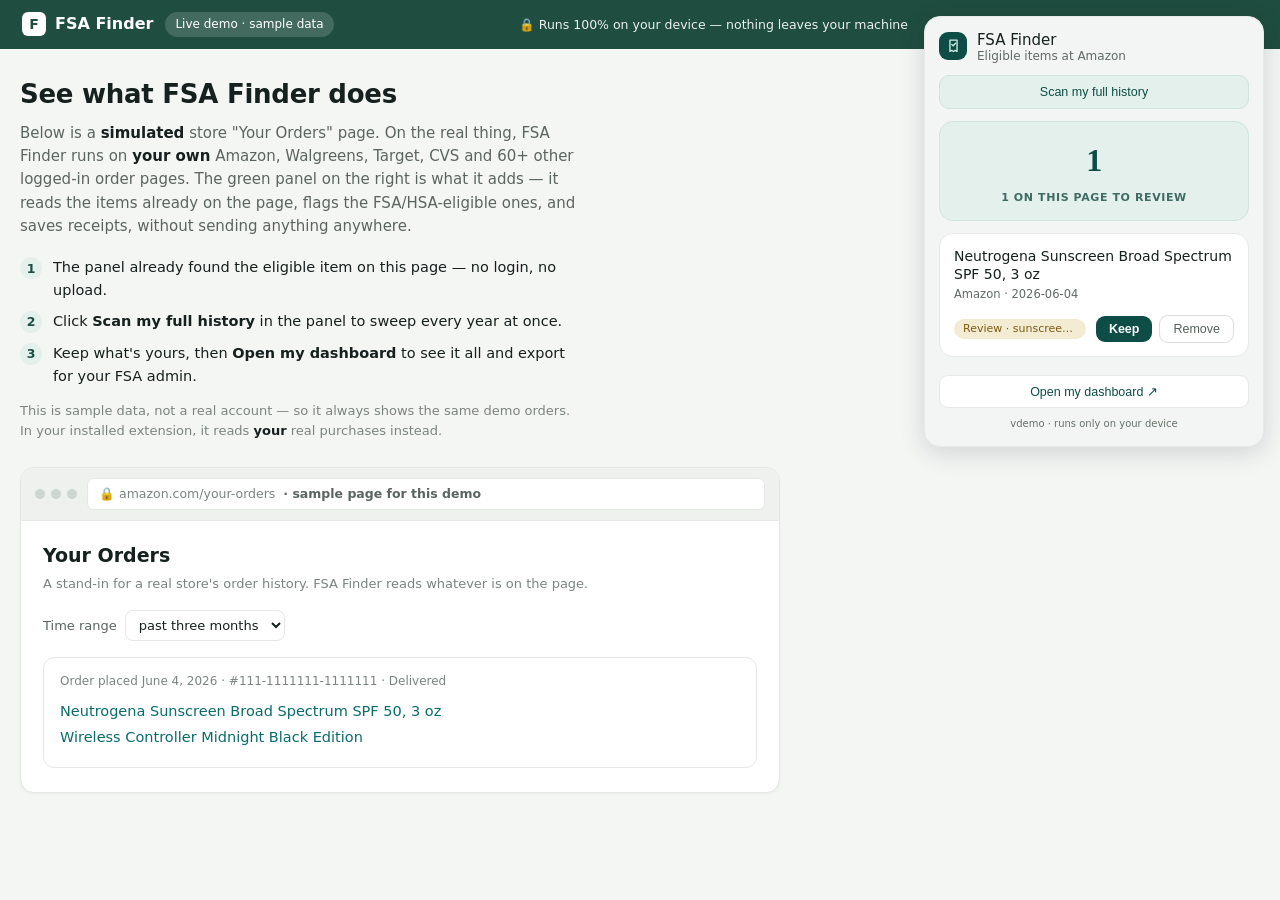
<file: index.html>
<!doctype html>
<html lang="en">
  <head>
    <meta charset="UTF-8" />
    <meta name="viewport" content="width=device-width, initial-scale=1.0" />
    <title>FSA Finder — live demo</title>
    <style>
      :root {
        --ink: #16201e; --soft: #5b6560; --faint: #7b847f;
        --line: #e5e8e5; --bg: #f4f6f4; --card: #fff;
        --brand: #1f4d3f; --brandsoft: #e4f0ec; --link: #0a6b6b;
      }
      * { box-sizing: border-box; }
      body { font-family: -apple-system, "Segoe UI", system-ui, sans-serif; margin: 0; background: var(--bg); color: var(--ink); line-height: 1.55; }

      /* top bar — pad the right so the floating panel never covers the privacy line */
      .topbar { background: var(--brand); color: #fff; padding: 12px 22px; display: flex; align-items: center; gap: 12px; flex-wrap: wrap; }
      @media (min-width: 1080px) { .topbar { padding-right: 372px; } }
      .topbar .logo { display: flex; align-items: center; gap: 9px; font-weight: 700; font-size: 16px; }
      .topbar .mk { width: 24px; height: 24px; border-radius: 6px; background: #fff; display: inline-flex; align-items: center; justify-content: center; color: var(--brand); font-size: 14px; font-weight: 800; }
      .topbar .tag { font-size: 12px; background: rgba(255, 255, 255, 0.16); padding: 3px 10px; border-radius: 999px; }
      .topbar .spacer { flex: 1; }
      .topbar .priv { font-size: 12.5px; opacity: 0.92; }

      /* intro — kept narrow so it never sits under the floating panel */
      .intro { max-width: 560px; margin: 30px 20px 0; padding: 0; }
      .intro h1 { font-size: 26px; line-height: 1.2; margin: 0 0 12px; letter-spacing: -0.01em; }
      .intro p { font-size: 15px; color: var(--soft); margin: 0 0 12px; }
      .intro b { color: var(--ink); }
      .steps { display: flex; flex-direction: column; gap: 9px; margin: 18px 0 4px; padding: 0; list-style: none; }
      .steps li { display: flex; gap: 11px; align-items: flex-start; font-size: 14.5px; }
      .steps .n { flex: none; width: 22px; height: 22px; border-radius: 999px; background: var(--brandsoft); color: var(--brand); font-size: 12.5px; font-weight: 700; display: inline-flex; align-items: center; justify-content: center; margin-top: 1px; }
      .arrow { display: inline-block; }

      /* the simulated store page */
      .stage { max-width: 760px; margin: 26px 20px 60px; }
      .frame { background: var(--card); border: 1px solid var(--line); border-radius: 14px; overflow: hidden; box-shadow: 0 1px 3px rgba(20, 40, 35, 0.05); }
      .chrome { display: flex; align-items: center; gap: 10px; padding: 10px 14px; background: #eef1ee; border-bottom: 1px solid var(--line); }
      .dots { display: flex; gap: 6px; }
      .dots span { width: 10px; height: 10px; border-radius: 999px; background: #cfd6d1; }
      .addr { flex: 1; font-size: 12.5px; color: var(--faint); background: #fff; border: 1px solid var(--line); border-radius: 7px; padding: 5px 11px; }
      .addr b { color: var(--soft); font-weight: 600; }
      .store { padding: 20px 22px 24px; }
      .store h2 { margin: 0 0 4px; font-size: 19px; }
      .sub { font-size: 13px; color: var(--faint); margin: 0 0 16px; }
      .tf { display: inline-flex; align-items: center; gap: 8px; font-size: 13px; color: var(--soft); margin-bottom: 16px; }
      .tf select { font-family: inherit; font-size: 13px; color: var(--ink); background: #fff; border: 1px solid var(--line); border-radius: 8px; padding: 6px 9px; cursor: pointer; }

      /* order cards (rendered by harness.ts) */
      .order-card { border: 1px solid var(--line); border-radius: 11px; padding: 14px 16px; margin-bottom: 12px; }
      .order-card:last-child { margin-bottom: 0; }
      .order-card .hd { color: var(--faint); font-size: 12px; margin-bottom: 9px; }
      .order-card a { color: var(--link); text-decoration: none; display: block; margin: 4px 0; font-size: 14.5px; }
      .order-card a:hover { text-decoration: underline; }

      @media (max-width: 720px) {
        .intro, .stage { margin-left: 16px; margin-right: 16px; }
        .intro h1 { font-size: 22px; }
      }
    </style>
    <script type="module" crossorigin src="./assets/harness-B9rxsBmo.js"></script>
    <link rel="modulepreload" crossorigin href="./assets/chromeStub-BQyHGCqT.js">
    <link rel="modulepreload" crossorigin href="./assets/stores-Te52y65r.js">
  </head>
  <body>
    <div class="topbar">
      <span class="logo"><span class="mk">F</span> FSA Finder</span>
      <span class="tag">Live demo · sample data</span>
      <span class="spacer"></span>
      <span class="priv">🔒 Runs 100% on your device — nothing leaves your machine</span>
    </div>

    <div class="intro">
      <h1>See what FSA Finder does</h1>
      <p>
        Below is a <b>simulated</b> store "Your Orders" page. On the real thing, FSA Finder runs on
        <b>your own</b> Amazon, Walgreens, Target, CVS and 60+ other logged-in order pages. The green
        panel on the right is what it adds — it reads the items already on the page, flags the
        FSA/HSA-eligible ones, and saves receipts, without sending anything anywhere.
      </p>
      <ul class="steps">
        <li><span class="n">1</span><span>The panel already found the eligible item on this page — no login, no upload.</span></li>
        <li><span class="n">2</span><span>Click <b>Scan my full history</b> in the panel to sweep every year at once.</span></li>
        <li><span class="n">3</span><span>Keep what's yours, then <b>Open my dashboard</b> to see it all and export for your FSA admin.</span></li>
      </ul>
      <p style="font-size: 13px; color: var(--faint); margin-top: 14px;">
        This is sample data, not a real account — so it always shows the same demo orders. In your
        installed extension, it reads <b>your</b> real purchases instead.
      </p>
    </div>

    <div class="stage">
      <div class="frame">
        <div class="chrome">
          <div class="dots"><span></span><span></span><span></span></div>
          <div class="addr">🔒 amazon.com/your-orders &nbsp;<b>· sample page for this demo</b></div>
        </div>
        <div class="store">
          <h2>Your Orders</h2>
          <p class="sub">A stand-in for a real store's order history. FSA Finder reads whatever is on the page.</p>
          <label class="tf">Time range
            <select id="time-filter" name="timeFilter">
              <option value="months-3">past three months</option>
              <option value="year-2026">2026</option>
              <option value="year-2025">2025</option>
              <option value="year-2024">2024</option>
            </select>
          </label>
          <div id="orders"></div>
        </div>
      </div>
    </div>

  </body>
</html>
</file>
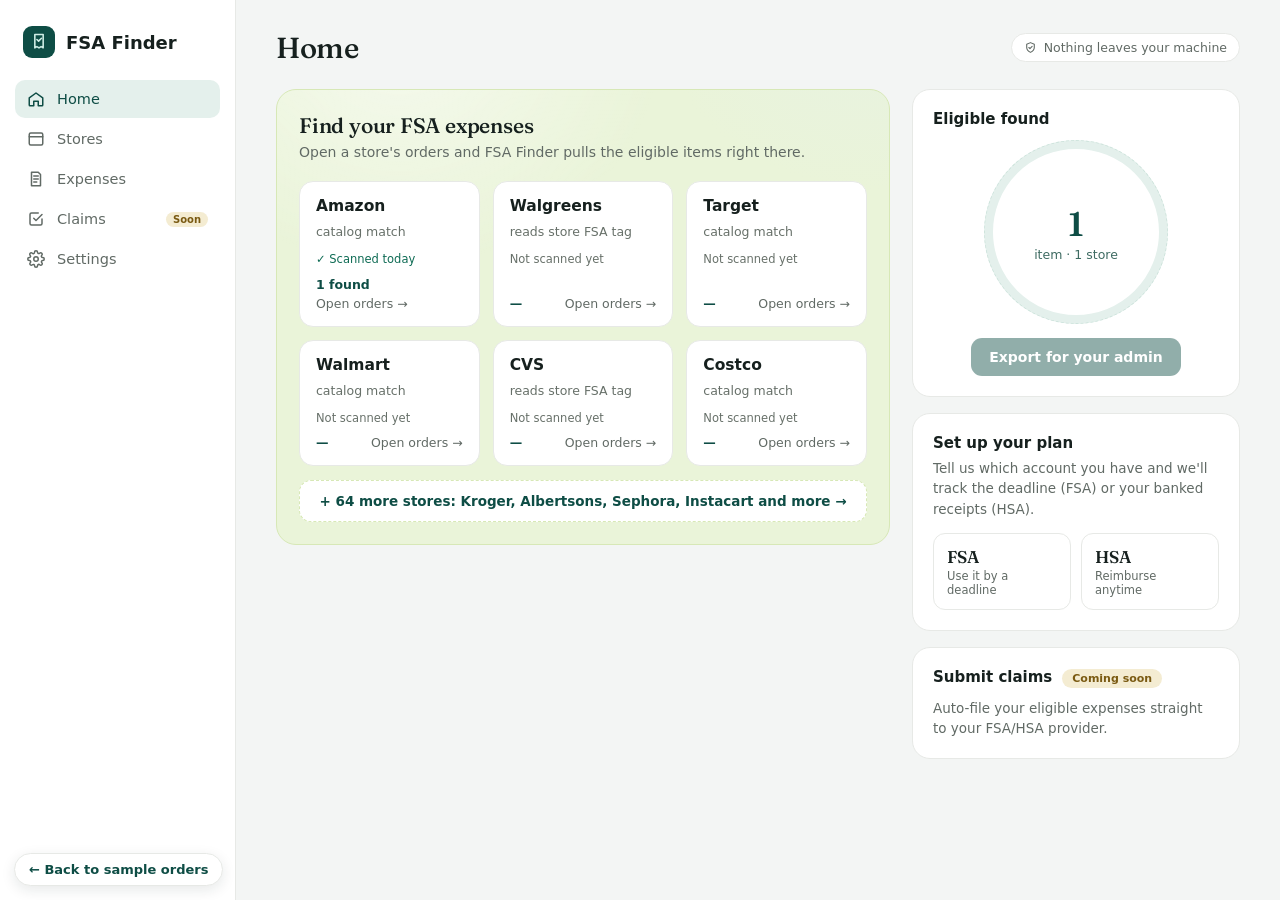
<file: dashboard-demo.html>
<!doctype html>
<html lang="en">
  <head>
    <meta charset="UTF-8" />
    <meta name="viewport" content="width=device-width, initial-scale=1.0" />
    <title>FSA Finder — dashboard demo</title>
    <script type="module" crossorigin src="./assets/dashboardDemo-BflhrIGT.js"></script>
    <link rel="modulepreload" crossorigin href="./assets/chromeStub-BQyHGCqT.js">
    <link rel="stylesheet" crossorigin href="./assets/dashboardDemo-DQH9Icuc.css">
  </head>
  <body style="margin: 0">
    <a href="./index.html"
       style="position:fixed;bottom:14px;left:14px;z-index:99;font-family:-apple-system,system-ui,sans-serif;font-size:13px;font-weight:600;color:#0E4D45;background:#fff;border:1px solid #E7E9E6;border-radius:999px;padding:8px 14px;text-decoration:none;box-shadow:0 4px 14px rgba(20,40,35,.1)">← Back to sample orders</a>
    <div id="root"></div>
  </body>
</html>
</file>
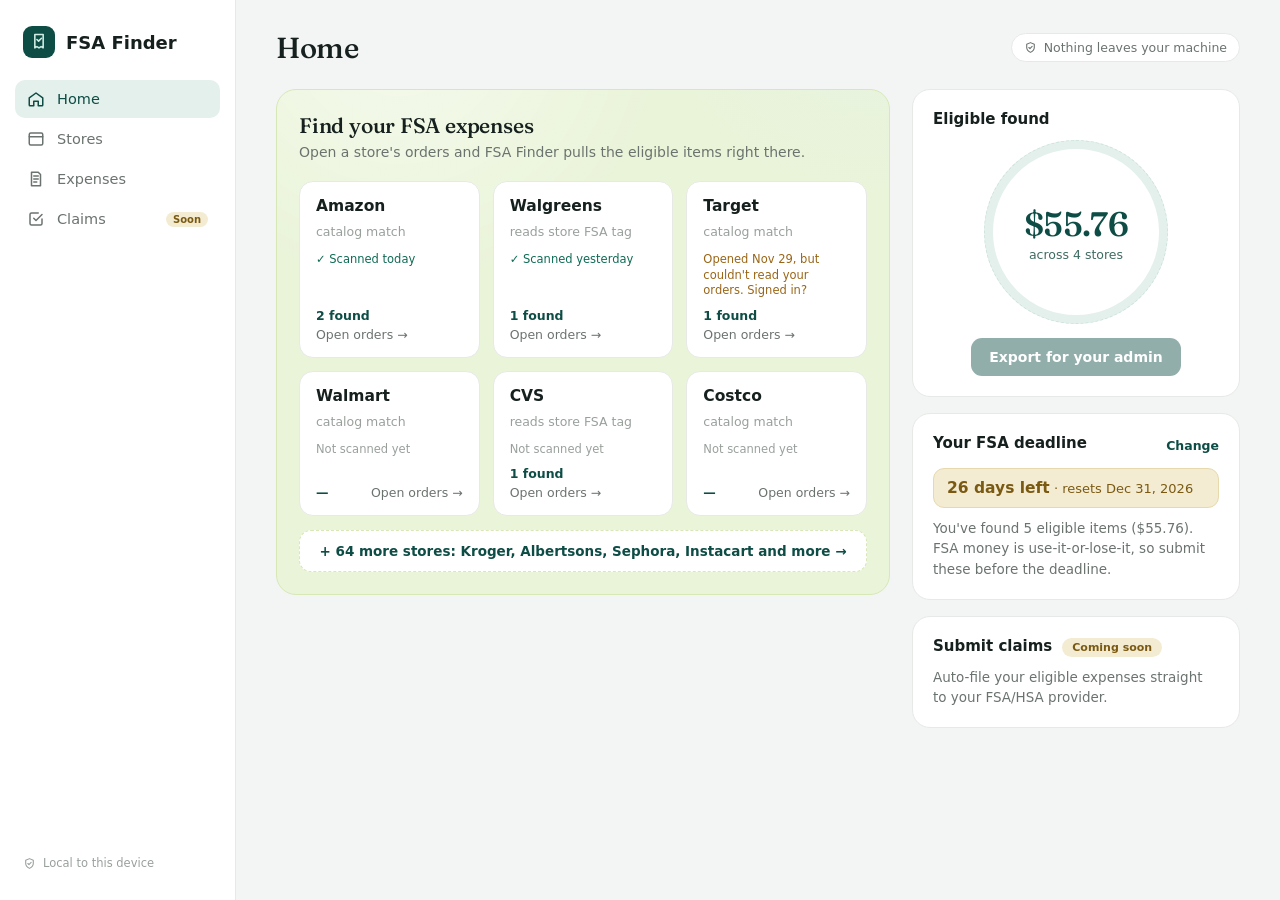
<file: dashboard.html>
<!doctype html>
<html lang="en">
  <head>
    <meta charset="UTF-8" />
    <meta name="viewport" content="width=device-width, initial-scale=1.0" />
    <title>FSA Finder</title>
    <script type="module" crossorigin src="/assets/dashboard-CX0KtpE4.js"></script>
    <link rel="modulepreload" crossorigin href="/assets/stores-B29kfqZb.js">
    <link rel="stylesheet" crossorigin href="/assets/dashboard-D9Xy8W6n.css">
  </head>
  <body style="margin: 0">
    <div id="root"></div>
  </body>
</html>
</file>
<file: assets/dashboardDemo-DQH9Icuc.css>
@font-face{font-family:Fraunces Variable;font-style:normal;font-display:swap;font-weight:100 900;src:url(./fraunces-vietnamese-wght-normal-CnvboYUG.woff2) format("woff2-variations");unicode-range:U+0102-0103,U+0110-0111,U+0128-0129,U+0168-0169,U+01A0-01A1,U+01AF-01B0,U+0300-0301,U+0303-0304,U+0308-0309,U+0323,U+0329,U+1EA0-1EF9,U+20AB}@font-face{font-family:Fraunces Variable;font-style:normal;font-display:swap;font-weight:100 900;src:url(./fraunces-latin-ext-wght-normal-Ca2vKHc0.woff2) format("woff2-variations");unicode-range:U+0100-02BA,U+02BD-02C5,U+02C7-02CC,U+02CE-02D7,U+02DD-02FF,U+0304,U+0308,U+0329,U+1D00-1DBF,U+1E00-1E9F,U+1EF2-1EFF,U+2020,U+20A0-20AB,U+20AD-20C0,U+2113,U+2C60-2C7F,U+A720-A7FF}@font-face{font-family:Fraunces Variable;font-style:normal;font-display:swap;font-weight:100 900;src:url(./fraunces-latin-wght-normal-ukD16Tqj.woff2) format("woff2-variations");unicode-range:U+0000-00FF,U+0131,U+0152-0153,U+02BB-02BC,U+02C6,U+02DA,U+02DC,U+0304,U+0308,U+0329,U+2000-206F,U+20AC,U+2122,U+2191,U+2193,U+2212,U+2215,U+FEFF,U+FFFD}
</file>
<file: assets/dashboard-D9Xy8W6n.css>
@font-face{font-family:Fraunces Variable;font-style:normal;font-display:swap;font-weight:100 900;src:url(/assets/fraunces-vietnamese-wght-normal-CnvboYUG.woff2) format("woff2-variations");unicode-range:U+0102-0103,U+0110-0111,U+0128-0129,U+0168-0169,U+01A0-01A1,U+01AF-01B0,U+0300-0301,U+0303-0304,U+0308-0309,U+0323,U+0329,U+1EA0-1EF9,U+20AB}@font-face{font-family:Fraunces Variable;font-style:normal;font-display:swap;font-weight:100 900;src:url(/assets/fraunces-latin-ext-wght-normal-Ca2vKHc0.woff2) format("woff2-variations");unicode-range:U+0100-02BA,U+02BD-02C5,U+02C7-02CC,U+02CE-02D7,U+02DD-02FF,U+0304,U+0308,U+0329,U+1D00-1DBF,U+1E00-1E9F,U+1EF2-1EFF,U+2020,U+20A0-20AB,U+20AD-20C0,U+2113,U+2C60-2C7F,U+A720-A7FF}@font-face{font-family:Fraunces Variable;font-style:normal;font-display:swap;font-weight:100 900;src:url(/assets/fraunces-latin-wght-normal-ukD16Tqj.woff2) format("woff2-variations");unicode-range:U+0000-00FF,U+0131,U+0152-0153,U+02BB-02BC,U+02C6,U+02DA,U+02DC,U+0304,U+0308,U+0329,U+2000-206F,U+20AC,U+2122,U+2191,U+2193,U+2212,U+2215,U+FEFF,U+FFFD}
</file>
